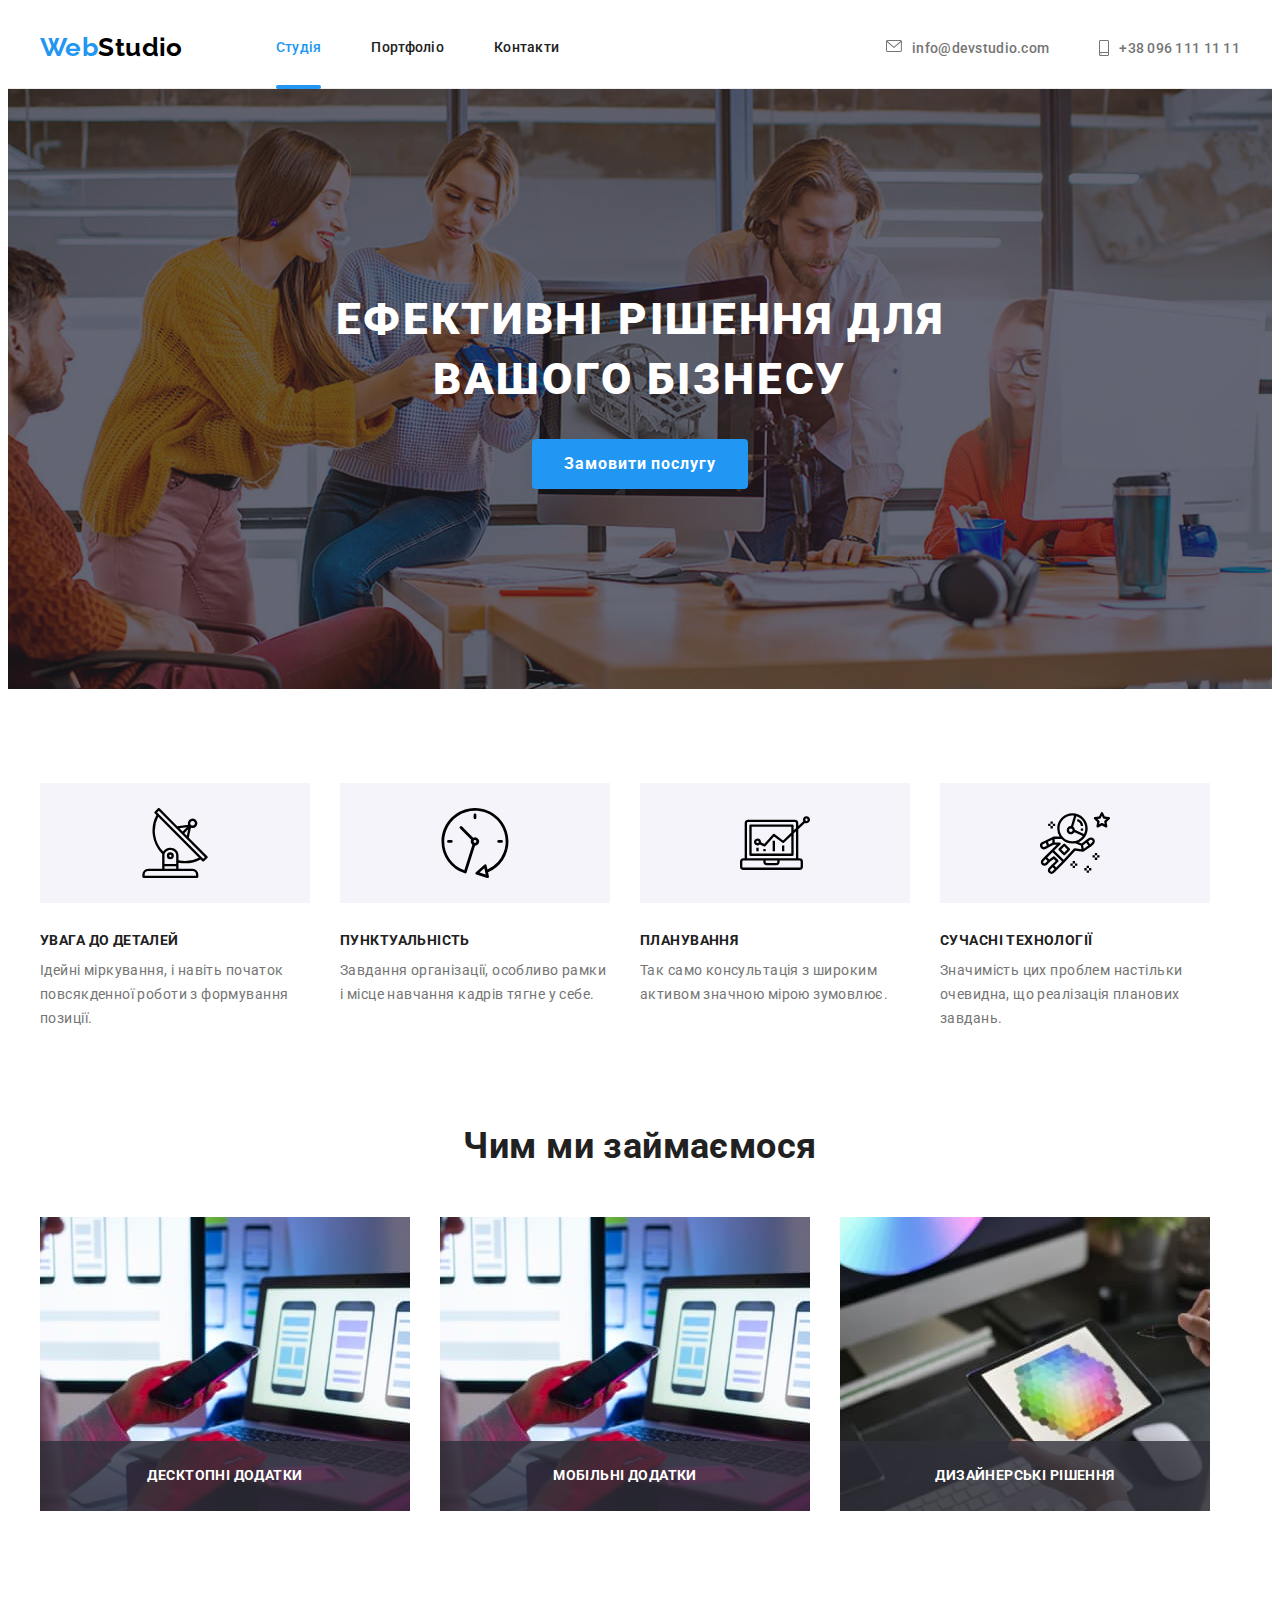
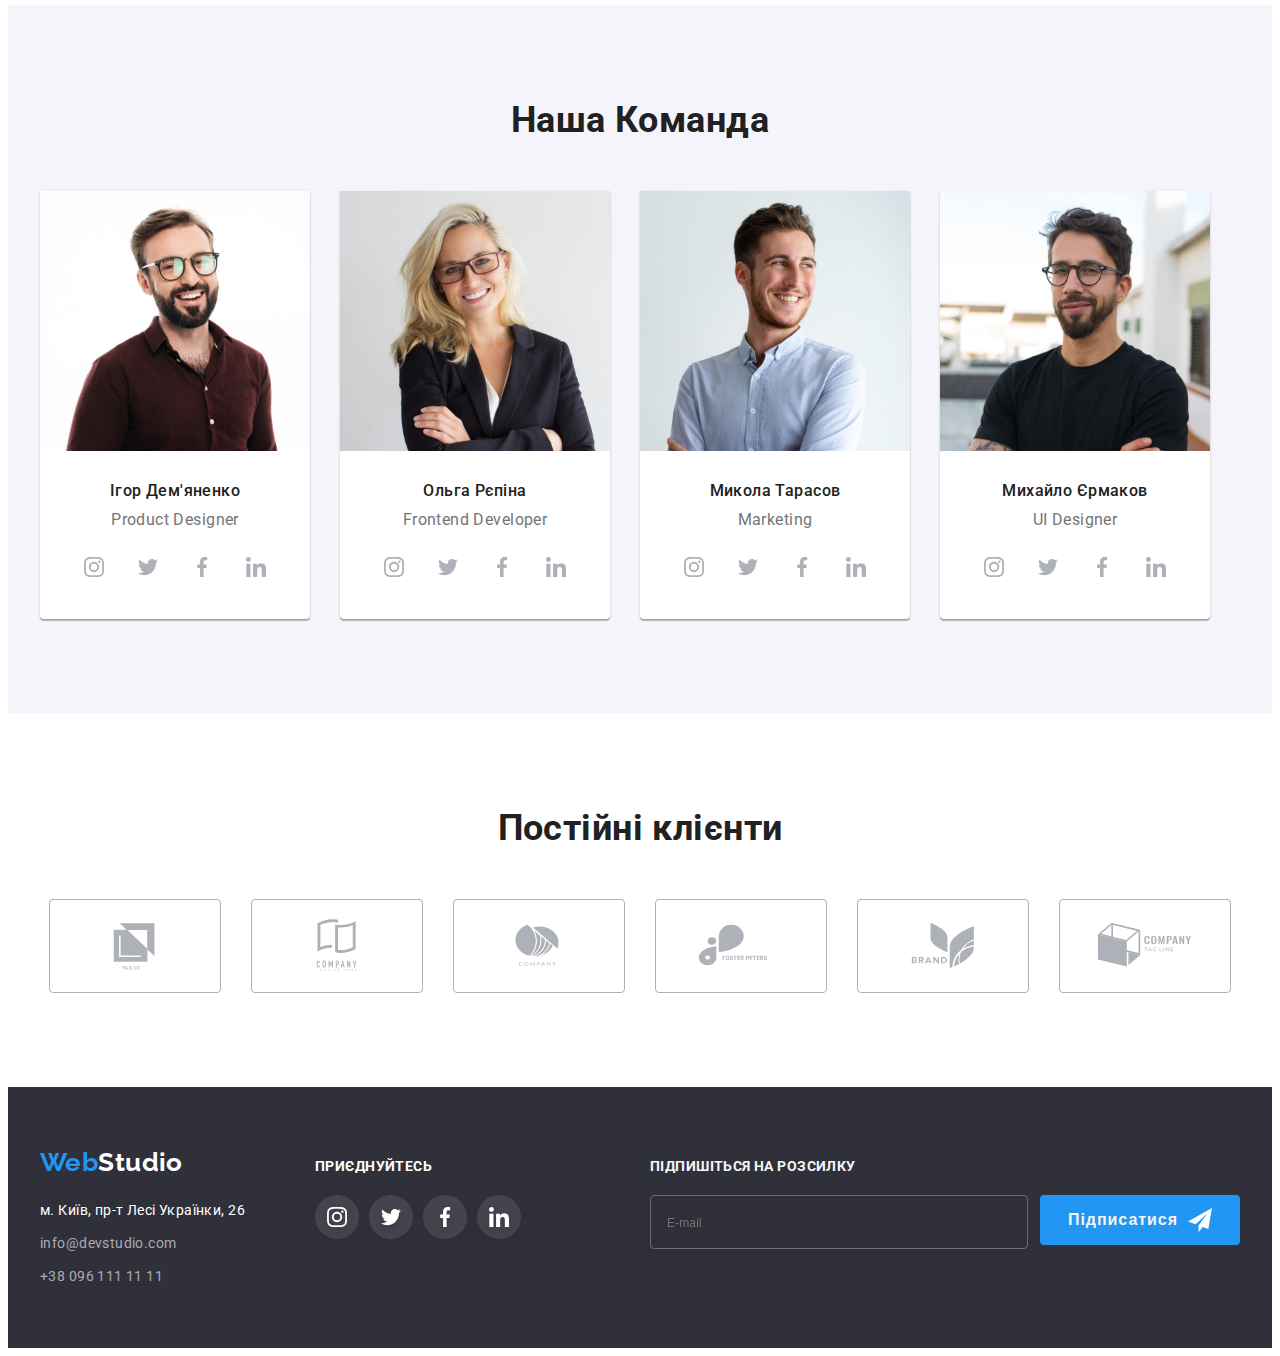
<file: index.html>
<!DOCTYPE html>
<html lang="uk">
  <head>
    <meta charset="UTF-8" />
    <meta http-equiv="X-UA-Compatible" content="IE=edge" />
    <meta name="viewport" content="width=device-width, initial-scale=1.0" />
    <title>WebStudio</title>

    <!--Fonts-->
    <link rel="preconnect" href="https://fonts.googleapis.com" />
    <link rel="preconnect" href="https://fonts.gstatic.com" crossorigin />
    <link
      href="https://fonts.googleapis.com/css2?family=Raleway:wght@700&family=Roboto:wght@400;500;700;900&display=swap"
      rel="stylesheet"
    />
    <!-- Modern normalize-->
    <link
      rel="stylesheet"
      href="https://cdnjs.cloudflare.com/ajax/libs/modern-normalize/1.1.0/modern-normalize.min.css"
      integrity="sha512-wpPYUAdjBVSE4KJnH1VR1HeZfpl1ub8YT/NKx4PuQ5NmX2tKuGu6U/JRp5y+Y8XG2tV+wKQpNHVUX03MfMFn9Q=="
      crossorigin="anonymous"
      referrerpolicy="no-referrer"
    />

    <!--Custom styles-->
    <link rel="stylesheet" href="./css/main.min.css"/>
  </head>
  <body class="page">
    <!--Шапка сайту-->
    <header class="header">
      <div class="header__container container">
        <a class="logo" href="./index.html"
          >Web<span class="header-logo">Studio</span></a
        >
        <nav class="nav">
          <ul class="nav__list">
            <li class="nav__item list-item">
              <a class="nav__link active link current" href="./index.html">Студія</a>
            </li>
            <li class="nav__item list-item">
              <a class="nav__link" href="./portfolio.html">Портфоліо</a>
            </li>
            <li class="nav__item list-item">
              <a class="nav__link" href="">Контакти</a>
            </li>
          </ul>
        </nav>
        

        <ul class="header__group">
          <li class="list-item">
            <a class="link__contact" href="mailto:info@devstudio.com">
             <svg class="link-address" width="16" height="12">
             <use href="./images/icons.svg#icon-envelope-hover"></use>
             </svg>info@devstudio.com</a>
            </li>
          
          <li class="list-item">
            <a class="link__contact" href="tel:+38 096 111 11 11">
              <svg class="link-address" width="10" height="16">
                <use href="./images/icons.svg#icon-smartphone"></use>
              </svg>
              +38 096 111 11 11</a>
            </li>
        </ul>
      </div>
    </header>

    <!--Секція hero-->
    <main>
      <section class="hero">
        <div class="hero__container container">
          <h1 class="title">Ефективні рішення для вашого бізнесу</h1>
          <button class="hero__btn hero__btn--active" type="button" data-modal-open>Замовити послугу</button>
        </div>
      </section>

      <!--Особливості-->
      <section class="features section">
        <div class="container">
          <h2 hidden>Особливості</h2>
          <ul class="features__list list">
            <li class="features__item list-item">
              <div class="features__icon-block"><svg class="features__icon" width="70" height="70">
                  <use href="./images/icons.svg#icon-antenna-1"></use>
                </svg></div>
              <h3 class="features__subtitle">УВАГА ДО ДЕТАЛЕЙ</h3>
              <p class="features__desk">
                Ідейні міркування, і навіть початок повсякденної роботи з
                формування позиції.
              </p>
            </li>
            <li class="features__item list-item">
              <div class="features__icon-block"><svg class="features__icon" width="70" height="70">
                  <use href="./images/icons.svg#icon-clock-1"></use>
                </svg></div>
              <h3 class="features__subtitle">ПУНКТУАЛЬНІСТЬ</h3>
              <p class="features__desk">
                Завдання організації, особливо рамки і місце навчання кадрів
                тягне у себе.
              </p>
            </li>
            <li class="features__item list-item">
              <div class="features__icon-block"><svg class="features__icon" width="70" height="70">
                  <use href="./images/icons.svg#icon-diagram-1"></use>
                </svg></div>
              <h3 class="features__subtitle">ПЛАНУВАННЯ</h3>
              <p class="features__desk">
                Так само консультація з широким активом значною мірою зумовлює.
              </p>
            </li>
            <li class="features__item list-item">
              <div class="features__icon-block"><svg class="features__icon" width="70" height="70">
                  <use href="./images/icons.svg#icon-astronaut-1"></use>
                </svg></div>
              <h3 class="features__subtitle">СУЧАСНІ ТЕХНОЛОГІЇ</h3>
              <p class="features__desk">
                Значимість цих проблем настільки очевидна, що реалізація
                планових завдань.
              </p>
            </li>
          </ul>
        </div>
      </section>

      <!--Секція з картинками-->
      <section class="services section">
        <div class="container">
          <h2 class="section-title">Чим ми займаємося</h2>
          <ul class="services__list">
            <li class="services__item list-item">
              <div class="services__card">
                <img class="img" src="./images/box2.jpg" alt="оптимізація" width="370">
                <p class="services__description">Десктопні додатки</p>
              </div>
            </li>
            <li class="services__item list-item">
              <div class="services__card">
              <img
                class="img"
                src="./images/box2.jpg"
                alt="оптимізація"
                width="370">
                <p class="services__description">Мобільні додатки</p>
              </div>
            </li>
            <li class="services__item list-item">
              <div class="services__card">
              <img
                class="img"
                src="./images/box3.jpg"
                alt="дизайн"
                width="370">
                <p class="services__description">Дизайнерські рішення</p>
                </div>
            </li>
          </ul>
        </div>
      </section>

      <!--Наша команда-->
      <section class="team section">
        <div class="container">
          <h2 class="section-title">Наша Команда</h2>
          <ul class="team__list list">
            <li class="team__item socials-item">
              <img
                class="img"
                src="./images/img1.jpg"
                alt="фото продакт дизайнера"
                width="270"
              />
              <div class="card">
                <h3 class="team__name">Ігор Дем'яненко</h3>
                <p class="team__position">Product Designer</p>
                <ul class="list socials">
                  <li class="list-item socials-item">
                    <a class="social-links" href="https://instagram.com" target="_blank" rel="noopener noreferrer"
                      aria-label="Instagram"><svg class="socials-icon" width="20" height="20">
                        <use href="./images/icons.svg#icon-instagram-2"></use>
                      </svg>
                    </a>
                  </li>
                  <li class="list-item socials-item">
                    <a class="social-links" href="https://twitter.com" target="_blank" rel="noopener noreferrer"
                      aria-label="Twitter"><svg class="socials-icon" width="20" height="20">
                        <use href="./images/icons.svg#icon-twitter-1"></use>
                      </svg>
                    </a>
                  </li>
                  <li class="list-item socials-item">
                    <a class="social-links" href="https://facebook.com" target="_blank" rel="noopener noreferrer"
                      aria-label="Facebook"><svg class="socials-icon" width="20" height="20">
                        <use href="./images/icons.svg#icon-facebook-1"></use>
                      </svg>
                    </a>
                  </li>
                  <li class="list-item socials-item">
                    <a class="social-links" href="https://linkedin.com" target="_blank" rel="noopener noreferrer"
                      aria-label="Linkedin"><svg class="socials-icon" width="20" height="20">
                        <use href="./images/icons.svg#icon-linkedin-1"></use>
                      </svg>
                    </a>
                  </li>
                </ul>
                </div>
                </li>
                
            <li class="team__item socials-item">
              <img
                class="img"
                src="./images/img2.jpg"
                alt="фото фронтендера"
                width="270"
              />
              <div class="card">
                <h3 class="team__name">Ольга Рєпіна</h3>
                <p class="team__position">Frontend Developer</p>
                <ul class="list socials">
                  <li class="list-item socials-item">
                    <a class="social-links" href="https://instagram.com" target="_blank" rel="noopener noreferrer"
                      aria-label="Instagram"><svg class="socials-icon" width="20" height="20">
                        <use href="./images/icons.svg#icon-instagram-2"></use>
                      </svg>
                    </a>
                  </li>
                  <li class="list-item socials-item">
                    <a class="social-links" href="https://twitter.com" target="_blank" rel="noopener noreferrer"
                      aria-label="Twitter"><svg class="socials-icon" width="20" height="20">
                        <use href="./images/icons.svg#icon-twitter-1"></use>
                      </svg>
                    </a>
                  </li>
                  <li class="list-item socials-item">
                    <a class="social-links" href="https://facebook.com" target="_blank" rel="noopener noreferrer"
                      aria-label="Facebook"><svg class="socials-icon" width="20" height="20">
                        <use href="./images/icons.svg#icon-facebook-1"></use>
                      </svg>
                    </a>
                  </li>
                  <li class="list-item socials-item">
                    <a class="social-links" href="https://linkedin.com" target="_blank" rel="noopener noreferrer"
                      aria-label="Linkedin"><svg class="socials-icon" width="20" height="20">
                        <use href="./images/icons.svg#icon-linkedin-1"></use>
                      </svg>
                    </a>
                  </li>
                </ul>
                </div>
                </li>
            </li>
            <li class="team__item socials-item">
              <img
                class="img"
                src="./images/img3.jpg"
                alt="фото маркетолога"
                width="270"
              />
              <div class="card">
                <h3 class="team__name">Микола Тарасов</h3>
                <p class="team__position">Marketing</p>
                <ul class="list socials">
                  <li class="list-item socials-item">
                    <a class="social-links" href="https://instagram.com" target="_blank" rel="noopener noreferrer"
                      aria-label="Instagram"><svg class="socials-icon" width="20" height="20">
                        <use href="./images/icons.svg#icon-instagram-2"></use>
                      </svg>
                    </a>
                  </li>
                  <li class="list-item socials-item">
                    <a class="social-links" href="https://twitter.com" target="_blank" rel="noopener noreferrer"
                      aria-label="Twitter"><svg class="socials-icon" width="20" height="20">
                        <use href="./images/icons.svg#icon-twitter-1"></use>
                      </svg>
                    </a>
                  </li>
                  <li class="list-item socials-item">
                    <a class="social-links" href="https://facebook.com" target="_blank" rel="noopener noreferrer"
                      aria-label="Facebook"><svg class="socials-icon" width="20" height="20">
                        <use href="./images/icons.svg#icon-facebook-1"></use>
                      </svg>
                    </a>
                  </li>
                  <li class="list-item socials-item">
                    <a class="social-links" href="https://linkedin.com" target="_blank" rel="noopener noreferrer"
                      aria-label="Linkedin"><svg class="socials-icon" width="20" height="20">
                        <use href="./images/icons.svg#icon-linkedin-1"></use>
                      </svg>
                    </a>
                  </li>
                </ul>
                </div>
                </li>
            </li>
            <li class="team__item socials-item">
              <img
                class="img"
                src="./images/img4.jpg"
                alt="фото дизайнера"
                width="270"
              />
              <div class="card">
                <h3 class="team__name">Михайло Єрмаков</h3>
                <p class="team__position">UI Designer</p>
                <ul class="list socials">
                  <li class="list-item socials-item">
                    <a class="social-links" href="https://instagram.com" target="_blank" rel="noopener noreferrer"
                      aria-label="Instagram"><svg class="socials-icon" width="20" height="20">
                        <use href="./images/icons.svg#icon-instagram-2"></use>
                      </svg>
                    </a>
                  </li>
                  <li class="list-item socials-item">
                    <a class="social-links" href="https://twitter.com" target="_blank" rel="noopener noreferrer"
                      aria-label="Twitter"><svg class="socials-icon" width="20" height="20">
                        <use href="./images/icons.svg#icon-twitter-1"></use>
                      </svg>
                    </a>
                  </li>
                  <li class="list-item socials-item">
                    <a class="social-links" href="https://facebook.com" target="_blank" rel="noopener noreferrer"
                      aria-label="Facebook"><svg class="socials-icon" width="20" height="20">
                        <use href="./images/icons.svg#icon-facebook-1"></use>
                      </svg>
                    </a>
                  </li>
                  <li class="list-item socials-item">
                    <a class="social-links" href="https://linkedin.com" target="_blank" rel="noopener noreferrer"
                      aria-label="Linkedin"><svg class="socials-icon" width="20" height="20">
                        <use href="./images/icons.svg#icon-linkedin-1"></use>
                      </svg>
                    </a>
                  </li>
                </ul>
                </div>
              </li>
            </li>
          </ul>
        </div>
      </section>

      <section class="section clients">
        <div class="container">
          <h2 class="section-title">Постійні клієнти</h2>
          <ul class="list clients__list">
            <li class="list-item clients__item">
              <div class="clients-block"><a class="clients__link link" href="" width="170px" heighth="92px">
                  <svg class="clients__icon" width="106" height="60">
                    <use href="./images/icons.svg#icon-Logo"></use>
                  </svg>
                </a></div>
            </li>
            <li class="list-item clients__item">
              <div class="clients-block"><a class="clients__link link" href="" width="170px" heighth="92px">
                  <svg class="clients__icon" width="106" height="60">
                    <use href="./images/icons.svg#icon-Logo-1"></use>
                  </svg>
                </a></div>
            </li>
            <li class="list-item clients__item">
              <div class="clients-block"><a class="clients__link link" href="" width="170px" heighth="92px">
                  <svg class="clients__icon" width="106" height="60"> class="" width="41px" height="47px"<use
                      href="./images/icons.svg#icon-Logo-2"></use></svg>
                </a></div>
            </li>
            <li class="list-item clients__item">
              <div class="clients-block"><a class="clients__link link" href="" width="170px" heighth="92px">
                  <svg class="clients__icon" width="106" height="60">
                    <use href="./images/icons.svg#icon-Logo-3"></use>
                  </svg>
                </a></div>
            </li>
            <li class="list-item clients__item">
              <div class="clients-block"><a class="clients__link link" href="" width="170px" heighth="92px">
                  <svg class="clients__icon" width="106" height="60">
                    <use href="./images/icons.svg#icon-Logo-4"></use>
                  </svg>
                </a></div>
            </li>
            <li class="list-item clients__item">
              <div class="clients-block"><a class="clients__link link" href="" width="170px" heighth="92px">
                  <svg class="clients__icon" width="106" height="60">
                    <use href="./images/icons.svg#icon-Logo-5"></use>
                  </svg>
                </a></div>
            </li>
          </ul>
      
        </div>
      </section>
    </main>

    <footer class="footer">
      <div class="footer__container container ">
        <div>
        <a class="logo-footer" href="./index.html"
          >Web<span class="logo-accent">Studio</span></a>
        <address>
          <ul class="contacts-list">
           <li class="list-item contact-address">
              <a class="address" href="address:м. Київ, пр-т Лесі Українки, 26">
                м. Київ, пр-т Лесі Українки, 26
              </a>
            </li>
            <li class="list-item contact-mail">
              <a class="contacts nav__link" href="mailto:info@devstudio.com">
                info@devstudio.com
              </a>
            </li>
            <li class="list-item">
              <a class="contacts nav__link" href="tel:+38 096 111 11 11">
                +38 096 111 11 11</a
              >
            </li>
          </ul>
        </address>
        </div>
      

      <div class="social-links-block">
        <ul class="social-list-footer">
          <p class="social-links-title">приєднуйтесь</p>
          <ul class="footer__social-links list">
            <li class="socials-item list-item ">
              <a class="social-links footer__sl" href="https://instagram.com" target="_blank" rel="noopener noreferrer"
                aria-label="Instagram"><svg class="socials-icon si-footer" width="20" height="20">
                  <use href="./images/icons.svg#icon-instagram-2"></use>
                </svg>
              </a>
            </li>
            <li class="socials-item list-item ">
              <a class="social-links footer__sl" href="https://twitter.com" target="_blank" rel="noopener noreferrer"
                aria-label="Twitter"><svg class="socials-icon si-footer" width="20" height="20">
                  <use href="./images/icons.svg#icon-twitter-1"></use>
                </svg>
              </a>
            </li>
            <li class="socials-item list-item ">
              <a class="social-links footer__sl" href="https://facebook.com" target="_blank" rel="noopener noreferrer"
                aria-label="Facebook"><svg class="socials-icon si-footer" width="20" height="20">
                  <use href="./images/icons.svg#icon-facebook-1"></use>
                </svg>
              </a>
            </li>
            <li class="socials-item list-item ">
              <a class="social-links footer__sl" href="https://linkedin.com" target="_blank" rel="noopener noreferrer"
                aria-label="Linkedin"><svg class="socials-icon si-footer" width="20" height="20">
                  <use href="./images/icons.svg#icon-linkedin-1"></use>
                </svg>
              </a>
            </li></ul>
        </ul>
      </div>
      <div class="footer__send-mail">
        <form>
          <strong class="footer__title">Підпишіться на розсилку</strong>
          <div class="footer__send-block">
          <label for="mail-footer">
            
              <input class="footer__input" type="text" placeholder="E-mail" name="mail-footer">
          </label>
          <button class="footer__btn" type="submit">
            Підписатися
            <svg class="footer__send" width="24" height="24">
              <use href="./images/icons.svg#icon-icon-send"></use>
            </svg>
          </button>
      </div>
      </form>
      
      </div>
    </div>
    </footer>

    <!-- MODAL WINDOW -->
    <div class="backdrop is-hidden" data-modal>
      <div class="modal">
        <button class="modal__btn" type="button" data-modal-close>
          <svg class="modal__close-btn" width="18" height="18">
            <use href="./images/icons.svg#icon-close-black-18dp-2-1"></use>
          </svg>
        </button>
        <form class="register-form" name="register-form" autocomplete="off">
          <strong class="register-form__title">Залиште свої дані, ми вам передзвонимо</strong>
          <div class="register-form__group" role="group">
            <label class="register-form__field" for="user-name"><span class="register-form__label">Ім'я</span>
              <input class="register-form__input" type="text" id="user-name" name="user-name" required minlength="3">
              <svg class="register-form__icon" width="18" height="18">
                <use href="./images/icons.svg#icon-person-black-18dp-1">
                </use>
              </svg>
            </label>
        
            <label class="register-form__field" for="user-tel"><span class="register-form__label">Телефон</span>
              <input class="register-form__input" type="text" id="user-tel" name="user-tel" required>
              <svg class="register-form__icon" width="18" height="18">
                <use href="./images/icons.svg#icon-phone-black-18dp-1">
                </use>
              </svg>
            </label>
        
        
            <label class="register-form__field" for="user-mail"><span class="register-form__label">Пошта</span>
              <input class="register-form__input" type="text" id="user-mail" name="user-mail" required>
              <svg class="register-form__icon" width="18" height="18">
                <use href="./images/icons.svg#icon-email-black-18dp-1">
                </use>
              </svg>
            </label>
        
            <label class="register-form__field" for="user-comment">
              <span class="register-form__heading">Коментар</span>
              <textarea class="register-form__message" name="" rows="5" placeholder="Введіть текст"></textarea>
            </label>
          </div>
        
          <label class="register-form__agreement" for="user-agreement">
            <input class="register-form__checkbox visually-hidden" type="checkbox" id="user-agreement" name="user-agreement"
              required>
            <svg class="register-form__icons" width="16" height="15">
              <use class="icon-checked" href="./images/icons.svg#icon-icon-check"></use>
              <use class="icon-unchecked" href="./images/icons.svg#icon-Vector"></use>
            </svg>
            <span class="register-form__desc">Погоджуюся з розсилкою та приймаю <a class="register-form__link" href="">Умови
                договору</a></span>
          </label>
        
          <button class="register-form__btn " type="submit">Відправити</button>
        
        </form>
      </div>
    </div> 

    <script src="./js/modal.js">
    </script>
  </body>
</html>
</file>
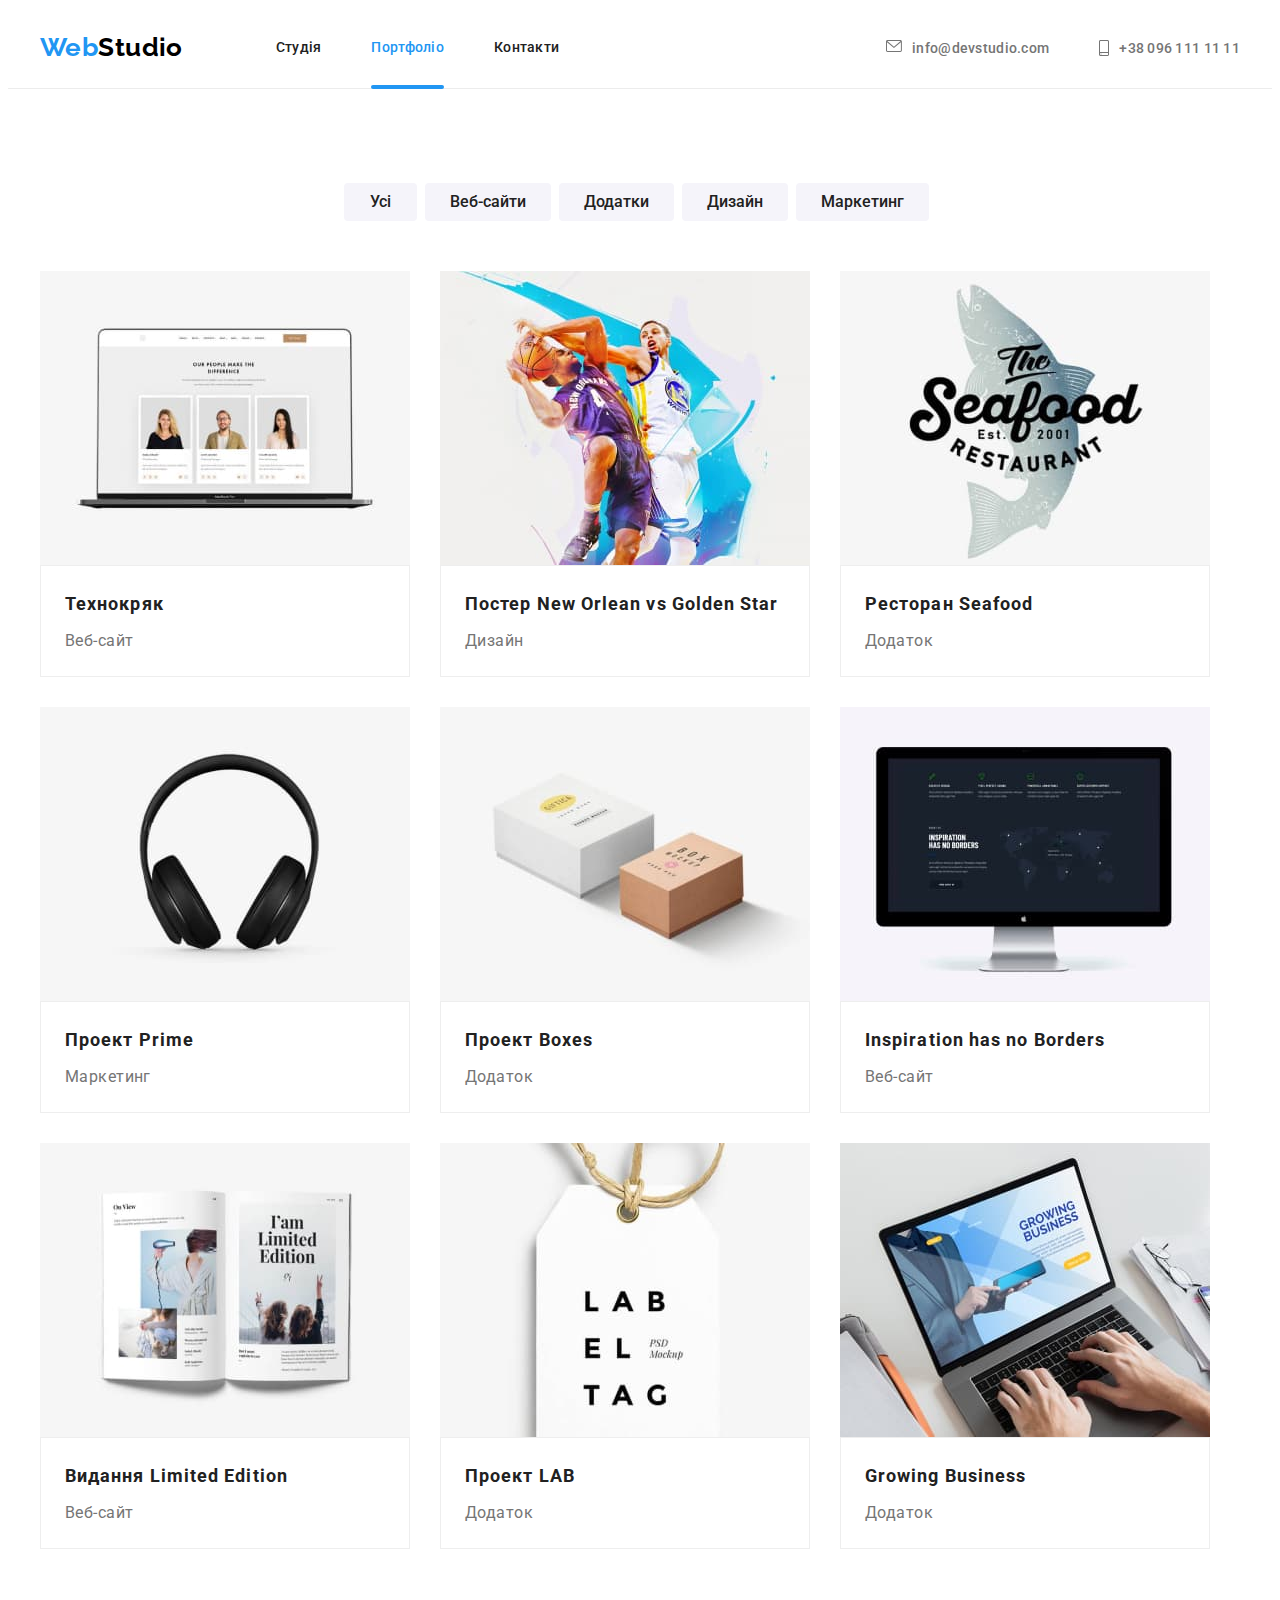
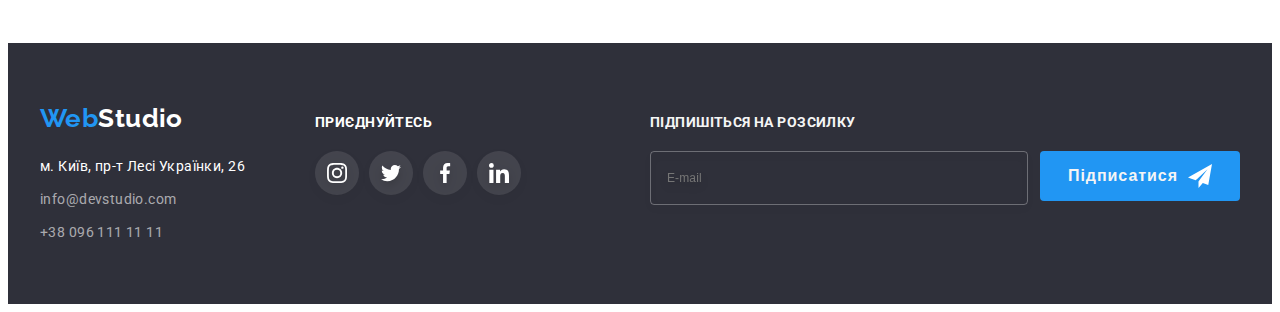
<file: portfolio.html>
<!DOCTYPE html>
<html lang="uk">
  <head>
    <meta charset="UTF-8" />
    <meta http-equiv="X-UA-Compatible" content="IE=edge" />
    <meta name="viewport" content="width=device-width, initial-scale=1.0" />
    <title>Portfolio</title>

    <!--Fonts-->
    <link rel="preconnect" href="https://fonts.googleapis.com" />
    <link rel="preconnect" href="https://fonts.gstatic.com" crossorigin />
    <link
      href="https://fonts.googleapis.com/css2?family=Raleway:wght@700&family=Roboto:wght@400;500;700;900&display=swap"
      rel="stylesheet"
    />

    <!-- Modern normalize-->
    <link
      rel="stylesheet"
      href="https://cdnjs.cloudflare.com/ajax/libs/modern-normalize/1.1.0/modern-normalize.min.css"
      integrity="sha512-wpPYUAdjBVSE4KJnH1VR1HeZfpl1ub8YT/NKx4PuQ5NmX2tKuGu6U/JRp5y+Y8XG2tV+wKQpNHVUX03MfMFn9Q=="
      crossorigin="anonymous"
      referrerpolicy="no-referrer"
    />

    <!--Custom styles-->
    <link rel="stylesheet" href="./css/main.min.css" />
  <body class="page">
    <!--Шапка сайту-->
    <header class="header">
      <div class="header__container container ">
        <a class="logo" href="./index.html"
          >Web<span class="header-logo">Studio</span></a
        >
        <nav class="nav">
          <ul class="nav__list">
            <li class="nav__item list-item">
              <a class="nav__link" href="./index.html">Студія</a>
            </li>
            <li class="nav__item list-item">
              <a class="nav__link active current" href="./portfolio.html"
                >Портфоліо</a
              >
            </li>
            <li class="nav__item list-item">
              <a class="nav__link" href="">Контакти</a>
            </li>
          </ul>
        </nav>

        <ul class="header__group">
          <li class="header__group list-item">
            <a class="link__contact" href="mailto:info@devstudio.com">
              <svg class="link-address" width="16" height="12">
                <use href="./images/icons.svg#icon-envelope-hover"></use></svg
              >info@devstudio.com</a
            >
          </li>

          <li class="header__group list-item">
            <a class="link__contact" href="tel:+38 096 111 11 11">
              <svg class="link-address" width="10" height="16">
                <use href="./images/icons.svg#icon-smartphone"></use>
              </svg>
              +38 096 111 11 11</a
            >
          </li>
        </ul>
      </div>
    </header>

    <main>
      <section class="projects section">
        <div class="container">
          <h1 hidden>Можливості</h1>
          <ul class="filters list">
            <li class="list-item">
              <button class="filters__btn btn-all" type="button">Усі</button>
            </li>
            <li class="list-item">
              <button class="filters__btn btn-all" type="button">Веб-сайти</button>
            </li>
            <li class="list-item">
              <button class="filters__btn btn-all" type="button">Додатки</button>
            </li>
            <li class="list-item">
              <button class="filters__btn btn-all" type="button">Дизайн</button>
            </li>
            <li class="list-item">
              <button class="filters__btn btn-all" type="button">Маркетинг</button>
            </li>
          </ul>

          <ul class="works list">
            <li class="work-list">
              <a class="link portfolio__link" href="">
                <div class="cards-overlay">
                  <img src="./images2/img1.jpg" alt="веб-сайт" width="370" />
                  <div class="overlay is-hidden">
                    <p class="work-type-description">
                      Ресурс пропонує комплексні пропозиції з різним рівнем
                      функціоналу та сервісів. Все це дозволить відвідувачу
                      отримати вичерпні відомості про компанію чи приватну
                      особу.
                    </p>
                  </div>
                </div>
                <div class="portfolio__cards">
                  <h2 class="project-name">Технокряк</h2>
                  <p class="work-type">Веб-сайт</p>
                </div>
              </a>
            </li>
            <li class="work-list">
              <a class="link portfolio__link" href="">
                <div class="cards-overlay">
                  <img
                    src="./images2/img2.jpg"
                    alt="постер з баскетболістами"
                    width="370"
                  />
                  <div class="overlay is-hidden">
                    <p class="work-type-description">
                      Ресурс пропонує комплексні пропозиції з різним рівнем
                      функціоналу та сервісів. Все це дозволить відвідувачу
                      отримати вичерпні відомості про компанію чи приватну
                      особу.
                    </p>
                  </div>
                </div>
                <div class="portfolio__cards">
                  <h2 class="project-name">Постер New Orlean vs Golden Star</h2>
                  <p class="work-type">Дизайн</p>
                </div>
              </a>
            </li>
            <li class="work-list">
              <a class="link portfolio__link" href="">
                <div class="cards-overlay">
                  <img
                    src="./images2/img3.jpg"
                    alt="логотип ресторану"
                    width="370"
                  />
                  <div class="overlay is-hidden">
                    <p class="work-type-description">
                      Ресурс пропонує комплексні пропозиції з різним рівнем
                      функціоналу та сервісів. Все це дозволить відвідувачу
                      отримати вичерпні відомості про компанію чи приватну
                      особу.
                    </p>
                  </div>
                </div>
                <div class="portfolio__cards">
                  <h2 class="project-name">Ресторан Seafood</h2>
                  <p class="work-type">Додаток</p>
                </div>
              </a>
            </li>
            <li class="work-list">
              <a class="link portfolio__link" href="">
                <div class="cards-overlay">
                  <img src="./images2/img4.jpg" alt="навушники" width="370" />
                  <div class="overlay is-hidden">
                    <p class="work-type-description">
                      Ресурс пропонує комплексні пропозиції з різним рівнем
                      функціоналу та сервісів. Все це дозволить відвідувачу
                      отримати вичерпні відомості про компанію чи приватну
                      особу.
                    </p>
                  </div>
                </div>
                <div class="portfolio__cards">
                  <h2 class="project-name">Проект Prime</h2>
                  <p class="work-type">Маркетинг</p>
                </div>
              </a>
            </li>
            <li class="work-list">
              <a class="link portfolio__link" href="">
                <div class="cards-overlay">
                  <img src="./images2/img5.jpg" alt="коробки" width="370" />
                  <div class="overlay is-hidden">
                    <p class="work-type-description">
                      Ресурс пропонує комплексні пропозиції з різним рівнем
                      функціоналу та сервісів. Все це дозволить відвідувачу
                      отримати вичерпні відомості про компанію чи приватну
                      особу.
                    </p>
                  </div>
                </div>
                <div class="portfolio__cards">
                  <h2 class="project-name">Проект Boxes</h2>
                  <p class="work-type">Додаток</p>
                </div>
              </a>
            </li>
            <li class="work-list">
              <a class="link portfolio__link" href="">
                <div class="cards-overlay">
                  <img src="./images2/img6.jpg" alt="сайт" width="370" />
                  <div class="overlay is-hidden">
                    <p class="work-type-description">
                      Ресурс пропонує комплексні пропозиції з різним рівнем
                      функціоналу та сервісів. Все це дозволить відвідувачу
                      отримати вичерпні відомості про компанію чи приватну
                      особу.
                    </p>
                  </div>
                </div>
                <div class="portfolio__cards">
                  <h2 class="project-name">Inspiration has no Borders</h2>
                  <p class="work-type">Веб-сайт</p>
                </div>
              </a>
            </li>
            <li class="work-list">
              <a class="link portfolio__link" href="">
                <div class="cards-overlay">
                  <img
                    src="./images2/img7.jpg"
                    alt="дизайн книги"
                    width="370"
                  />
                  <div class="overlay is-hidden">
                    <p class="work-type-description">
                      Ресурс пропонує комплексні пропозиції з різним рівнем
                      функціоналу та сервісів. Все це дозволить відвідувачу
                      отримати вичерпні відомості про компанію чи приватну
                      особу.
                    </p>
                  </div>
                </div>
                <div class="portfolio__cards">
                  <h2 class="project-name">Видання Limited Edition</h2>
                  <p class="work-type">Веб-сайт</p>
                </div>
              </a>
            </li>
            <li class="work-list">
              <a class="link portfolio__link" href="">
                <div class="cards-overlay">
                  <img src="./images2/img8.jpg" alt="проект лаб" width="370" />
                  <div class="overlay is-hidden">
                    <p class="work-type-description">
                      Ресурс пропонує комплексні пропозиції з різним рівнем
                      функціоналу та сервісів. Все це дозволить відвідувачу
                      отримати вичерпні відомості про компанію чи приватну
                      особу.
                    </p>
                  </div>
                </div>
                <div class="portfolio__cards">
                  <h2 class="project-name">Проект LAB</h2>
                  <p class="work-type">Додаток</p>
                </div>
              </a>
            </li>
            <li class="work-list">
              <a class="link portfolio__link" href="">
                <div class="cards-overlay">
                  <img src="./images2/img9.jpg" alt="додаток" width="370" />
                  <div class="overlay is-hidden">
                    <p class="work-type-description">
                      Ресурс пропонує комплексні пропозиції з різним рівнем
                      функціоналу та сервісів. Все це дозволить відвідувачу
                      отримати вичерпні відомості про компанію чи приватну
                      особу.
                    </p>
                  </div>
                </div>
                <div class="portfolio__cards">
                  <h2 class="project-name">Growing Business</h2>
                  <p class="work-type">Додаток</p>
                </div>
              </a>
            </li>
          </ul>
        </div>
      </section>
    </main>

    <footer class="footer">
      <div class="container footer__container">
        <div>
          <a class="logo-footer" href="./index.html"
            >Web<span class="logo-accent">Studio</span></a
          >
          <address>
            <ul class="contacts-list">
              <li class="list-item contact-address">
                <a
                  class="address"
                  href="address:м. Київ, пр-т Лесі Українки, 26"
                >
                  м. Київ, пр-т Лесі Українки, 26
                </a>
              </li>
              <li class="list-item contact-mail">
                <a class="contacts nav__link" href="mailto:info@devstudio.com">
                  info@devstudio.com
                </a>
              </li>
              <li class="list-item">
                <a class="contacts nav__link" href="tel:+38 096 111 11 11">
                  +38 096 111 11 11</a
                >
              </li>
            </ul>
          </address>
        </div>

        <div class="social-links-block">
          <ul class="social-list-footer">
            <p class="social-links-title">приєднуйтесь</p>
            <ul class="list footer__social-links">
              <li class="list-item socials-item">
                <a
                  class="social-links footer__sl"
                  href="https://instagram.com"
                  target="_blank"
                  rel="noopener noreferrer"
                  aria-label="Instagram"
                  ><svg class="socials-icon si-footer" width="20" height="20">
                    <use href="./images/icons.svg#icon-instagram-2"></use>
                  </svg>
                </a>
              </li>
              <li class="list-item socials-item">
                <a
                  class="social-links footer__sl"
                  href="https://twitter.com"
                  target="_blank"
                  rel="noopener noreferrer"
                  aria-label="Twitter"
                  ><svg class="socials-icon si-footer" width="20" height="20">
                    <use href="./images/icons.svg#icon-twitter-1"></use>
                  </svg>
                </a>
              </li>
              <li class="list-item socials-item">
                <a
                  class="social-links footer__sl"
                  href="https://facebook.com"
                  target="_blank"
                  rel="noopener noreferrer"
                  aria-label="Facebook"
                  ><svg class="socials-icon si-footer" width="20" height="20">
                    <use href="./images/icons.svg#icon-facebook-1"></use>
                  </svg>
                </a>
              </li>
              <li class="list-item socials-item">
                <a
                  class="social-links footer__sl"
                  href="https://linkedin.com"
                  target="_blank"
                  rel="noopener noreferrer"
                  aria-label="Linkedin"
                  ><svg class="socials-icon si-footer" width="20" height="20">
                    <use href="./images/icons.svg#icon-linkedin-1"></use>
                  </svg>
                </a>
              </li></ul>
          </ul>
        </div>
        <div class="footer__send-mail">
          <form>
            <strong class="footer__title">Підпишіться на розсилку</strong>
            <div class="footer__send-block">
            <label for="mail-footer">
                <input class="footer__input" type="text" placeholder="E-mail" name="mail-footer">
            </label>
            <button class="footer__btn" type="submit">
              Підписатися
              <svg class="footer__send" width="24" height="24">
                <use href="./images/icons.svg#icon-icon-send"></use>
              </svg>
            </button>
        </div>
        </form>
        
        </div>
      </div>
    </footer>
    <script src="./js/modal.js"></script>
  </body>
</html>
</file>
<file: css/main.min.css>
:root{--main-font: roboto, sans-serif;--logo-font: raleway, sans-serif;--primary-color: #212121;--secondary-color: #757575;--hero-color: #ffffff;--primary-bkgcolor: #f5f5f5;--secondary-bkgcolor: #2f303a;--body-bgk: #f5f5f5;--button-color-hero: #2196f3;--button-color: #f5f4fa;--link-active: #2196f3;--light-bgk: #f5f4fa;--button-color-active: #188ce8;--logo-header: #000000;--contacts-footer: rgba(255, 255, 255, 0.6);--social-links: #AFB1B8;--type: cubic-bezier(0.4, 0, 0.2, 1);--time: 250ms}.visually-hidden{position:absolute;white-space:nowrap;width:1px;height:1px;overflow:hidden;border:0;padding:0;clip:rect(0 0 0 0);-webkit-clip-path:inset(50%);clip-path:inset(50%);margin:-1px}.page{font-size:14px;font-family:var(--main-font);letter-spacing:.03em;color:var(--primary-color)}.container{max-width:1200px;padding:0 15px 0 15px;margin-left:auto;margin-right:auto}.section{padding:94px 0;width:100%}img{display:block;max-width:100%;height:auto}.title{color:var(--hero-color);font-weight:900;font-size:44px;line-height:1.3636363636;text-align:center;text-transform:uppercase;letter-spacing:.06em;margin-top:0;margin-bottom:30px;width:696px;margin-left:auto;margin-right:auto}.section-title{font-weight:700;font-size:36px;line-height:1.17;text-align:center;margin-bottom:50px}.link__contact{display:-webkit-box;display:-ms-flexbox;display:flex;gap:10px;font-size:14px;font-weight:500;line-height:1.1428571429;text-decoration:none;letter-spacing:.02em;color:var(--secondary-color);margin-top:32px;margin-bottom:32px}.link-address{fill:currentColor;display:-webkit-box;display:-ms-flexbox;display:flex;gap:10px}.list-item,.list,.contacts-list,.btn-list,.work-list{list-style:none;font-style:normal}.link__contact:hover,.link__contact:focus{color:var(--link-active)}h1,h2,h3,p,ul{margin-top:0;margin-bottom:0;padding:0}.header{border-bottom:1px solid #ececec}.header__container{display:-webkit-box;display:-ms-flexbox;display:flex;-webkit-box-align:center;-ms-flex-align:center;align-items:center}.header__group{color:var(--secondary-color);font-weight:500;line-height:1.14;letter-spacing:.02em;display:-webkit-box;display:-ms-flexbox;display:flex;-webkit-box-align:center;-ms-flex-align:center;align-items:center}.header-link{display:block;-webkit-box-align:center;-ms-flex-align:center;align-items:center}.header__group .list-item+.list-item{margin-left:auto;margin-right:0}.header__group li{margin-right:50px}.current::after{position:absolute;content:"";left:0;bottom:-1px;display:block;width:100%;height:4px;background-color:var(--link-active);border-radius:2px}.active.current{color:var(--link-active)}.logo{font-style:Bold;font-size:26px;font-weight:700;color:var(--link-active);text-decoration:none;font-family:var(--logo-font);line-height:1.19;display:block;-webkit-box-align:center;-ms-flex-align:center;align-items:center;padding-top:24px;padding-bottom:25px}.header-logo{color:var(--logo-header)}.logo-footer{font-style:Bold;font-size:26px;font-weight:700;color:var(--link-active);text-decoration:none;font-family:var(--logo-font);line-height:1.19;display:block;-webkit-box-align:center;-ms-flex-align:center;align-items:center;margin-bottom:20px}.logo-accent{color:var(--hero-color);font-family:var(--logo-font);line-height:1.1923076923}.nav__list{font-weight:500;line-height:1.14;letter-spacing:.02em;display:-webkit-box;display:-ms-flexbox;display:flex;min-width:45px;margin-left:93px;margin-right:auto}.nav__link:hover,.nav__link:focus{color:var(--link-active)}.nav__link{text-decoration:none;color:var(--primary-color);-webkit-transition-property:color;transition-property:color;-webkit-transition-duration:250ms;transition-duration:250ms;-webkit-transition-timing-function:cubic-bezier(0.4, 0, 0.2, 1);transition-timing-function:cubic-bezier(0.4, 0, 0.2, 1)}.link:hover,.link:focus{color:var(--link-active)}.nav__list{margin-right:50px}.nav{display:-webkit-box;display:-ms-flexbox;display:flex;-webkit-box-align:center;-ms-flex-align:center;align-items:center;margin-right:auto;margin-left:0}.nav__item{position:relative;padding-top:32px;padding-bottom:32px;margin-right:50px;display:block;-webkit-box-align:center;-ms-flex-align:center;align-items:center}.hero{background-image:-webkit-gradient(linear, left top, left bottom, from(rgba(47, 48, 58, 0.4)), to(rgba(47, 48, 58, 0.4))),url(../images/Img_hero.png);background-image:linear-gradient(rgba(47, 48, 58, 0.4), rgba(47, 48, 58, 0.4)),url(../images/Img_hero.png);background-color:var(--secondary-bkgcolor);max-width:1600px;background-position:center;background-repeat:no-repeat;background-size:cover;margin-left:auto;margin-right:auto;padding-top:200px;padding-bottom:200px}.hero__container{display:-webkit-box;display:-ms-flexbox;display:flex;text-align:center;-webkit-box-orient:vertical;-webkit-box-direction:normal;-ms-flex-direction:column;flex-direction:column}.hero__btn{-webkit-transition-property:background-color;transition-property:background-color;-webkit-transition-duration:250ms;transition-duration:250ms;-webkit-transition-timing-function:cubic-bezier(0.4, 0, 0.2, 1);transition-timing-function:cubic-bezier(0.4, 0, 0.2, 1);font-family:inherit;background-color:var(--button-color-hero);color:var(--hero-color);font-weight:700;font-size:16px;line-height:1.875;text-align:center;cursor:pointer;letter-spacing:.06em;border-radius:4px;padding:10px 32px;min-width:216px;min-height:50px;display:block;margin-left:auto;margin-right:auto;border:none}.hero__btn--active:active{background-color:var(--button-color-active)}.features{padding-bottom:0}.features__subtitle{font-size:14px;line-height:1.14;letter-spacing:.03em;text-transform:uppercase;margin-top:0;margin-bottom:10px}.features__list{display:-webkit-box;display:-ms-flexbox;display:flex;gap:30px}.features__item{width:270px}.features__icon{display:-webkit-box;display:-ms-flexbox;display:flex;border-radius:4px}.features__icon-block{display:-webkit-box;display:-ms-flexbox;display:flex;gap:30px;-webkit-box-align:center;-ms-flex-align:center;align-items:center;-webkit-box-pack:center;-ms-flex-pack:center;justify-content:center;width:270px;height:120px;background-color:var(--light-bgk);margin-bottom:30px}.features__desk{color:var(--secondary-color);font-size:14px;letter-spacing:.03em;line-height:1.71;font-weight:400}.services__list{display:-webkit-box;display:-ms-flexbox;display:flex;gap:30px}.services__item{width:370px}.services__card{position:relative}.services__description{position:absolute;font-weight:700;font-size:14px;line-height:1.14;letter-spacing:.03em;text-transform:uppercase;color:var(--hero-color);background-color:rgba(47,48,58,.8);text-align:center;display:-webkit-box;display:-ms-flexbox;display:flex;-webkit-box-align:center;-ms-flex-align:center;align-items:center;-webkit-box-pack:center;-ms-flex-pack:center;justify-content:center;width:100%;height:70px;right:0;bottom:0}.team{background-color:var(--light-bgk)}.team__list{display:-webkit-box;display:-ms-flexbox;display:flex;gap:30px}.team__item{background-color:var(--hero-color);width:270px;-webkit-box-shadow:0px 1px 3px rgba(0,0,0,.12),0px 1px 1px rgba(0,0,0,.14),0px 2px 1px rgba(0,0,0,.2);box-shadow:0px 1px 3px rgba(0,0,0,.12),0px 1px 1px rgba(0,0,0,.14),0px 2px 1px rgba(0,0,0,.2);border-radius:0px 0px 4px 4px}.team__name{font-weight:500;font-size:16px;line-height:1.19;text-align:center;margin-bottom:10px}.team__position{color:var(--secondary-color);font-weight:400;font-size:16px;line-height:1.19;text-align:center;margin-bottom:16px}.team .card{padding-top:30px;padding-bottom:30px}.socials{display:-webkit-box;display:-ms-flexbox;display:flex;gap:10px;-webkit-box-pack:center;-ms-flex-pack:center;justify-content:center}.social-links{width:44px;height:44px;background-color:var(--hero-color);border-radius:50%;display:-webkit-box;display:-ms-flexbox;display:flex;-webkit-box-align:center;-ms-flex-align:center;align-items:center;-webkit-box-pack:center;-ms-flex-pack:center;justify-content:center;color:var(--social-links);-webkit-transition-property:background-color;transition-property:background-color;-webkit-transition-duration:250ms;transition-duration:250ms;-webkit-transition-timing-function:cubic-bezier(0.4, 0, 0.2, 1);transition-timing-function:cubic-bezier(0.4, 0, 0.2, 1)}.social-links:hover,.social-links:focus{color:var(--hero-color);background-color:var(--link-active)}.socials-icon{fill:currentColor;-webkit-transition-property:color,background-color;transition-property:color,background-color;-webkit-transition-duration:250ms;transition-duration:250ms;-webkit-transition-timing-function:cubic-bezier(0.4, 0, 0.2, 1);transition-timing-function:cubic-bezier(0.4, 0, 0.2, 1)}.clients__list{display:-webkit-box;display:-ms-flexbox;display:flex;gap:30px;-webkit-box-pack:center;-ms-flex-pack:center;justify-content:center}.clients__icon{display:-webkit-box;display:-ms-flexbox;display:flex;fill:currentColor;-webkit-transition-property:color;transition-property:color;-webkit-transition-duration:250ms;transition-duration:250ms;-webkit-transition-timing-function:cubic-bezier(0.4, 0, 0.2, 1);transition-timing-function:cubic-bezier(0.4, 0, 0.2, 1)}.clients__link{color:var(--social-links);display:-webkit-box;display:-ms-flexbox;display:flex;-webkit-box-pack:center;-ms-flex-pack:center;justify-content:center;-webkit-box-align:center;-ms-flex-align:center;align-items:center;border:1px solid var(--social-links);border-radius:4px;width:170px;height:92px;-webkit-transition-property:border;transition-property:border;-webkit-transition-duration:250ms;transition-duration:250ms;-webkit-transition-timing-function:cubic-bezier(0.4, 0, 0.2, 1);transition-timing-function:cubic-bezier(0.4, 0, 0.2, 1)}.clients__link:hover,.clients__link:focus{border:1px solid var(--button-color-hero)}.footer{background-color:var(--secondary-bkgcolor);padding-top:60px;padding-bottom:60px}.footer__sl{background-color:rgba(255,255,255,.1);color:var(--hero-color);-webkit-filter:drop-shadow(0px 4px 4px rgba(0, 0, 0, 0.25));filter:drop-shadow(0px 4px 4px rgba(0, 0, 0, 0.25))}.footer__social-links{display:-webkit-box;display:-ms-flexbox;display:flex;gap:10px;-webkit-transition-property:background-color;transition-property:background-color;-webkit-transition-duration:250ms;transition-duration:250ms;-webkit-transition-timing-function:cubic-bezier(0.4, 0, 0.2, 1);transition-timing-function:cubic-bezier(0.4, 0, 0.2, 1)}.footer__send-mail{display:block;margin-left:auto}.footer__title{margin-bottom:20px;font-weight:700;font-size:14px;line-height:1.14;letter-spacing:.03em;text-transform:uppercase;color:var(--primary-bkgcolor)}.footer__input{padding-left:16px;width:358px;height:50px;background-color:rgba(0,0,0,0);color:var(--light-bgk);border:1px solid rgba(255,255,255,.3);-webkit-filter:drop-shadow(0px 4px 4px rgba(0, 0, 0, 0.15));filter:drop-shadow(0px 4px 4px rgba(0, 0, 0, 0.15));border-radius:4px;-webkit-transition-property:border-color;transition-property:border-color;-webkit-transition-duration:250ms;transition-duration:250ms;-webkit-transition-timing-function:cubic-bezier(0.4, 0, 0.2, 1);transition-timing-function:cubic-bezier(0.4, 0, 0.2, 1)}.footer__btn{display:-webkit-box;display:-ms-flexbox;display:flex;gap:10px;-webkit-box-pack:center;-ms-flex-pack:center;justify-content:center;-webkit-box-align:center;-ms-flex-align:center;align-items:center;text-align:center;min-width:200px;height:50px;font-weight:700;font-size:16px;line-height:1.87;letter-spacing:.06em;background-color:var(--link-active);color:var(--primary-bkgcolor);border:none;border-radius:4px;cursor:pointer;-webkit-transition-property:background-color;transition-property:background-color;-webkit-transition-duration:250ms;transition-duration:250ms;-webkit-transition-timing-function:cubic-bezier(0.4, 0, 0.2, 1);transition-timing-function:cubic-bezier(0.4, 0, 0.2, 1)}.footer__btn:hover,.footer__btn:focus{background-color:var(--button-color-active)}.footer__send-block{display:-webkit-box;display:-ms-flexbox;display:flex;gap:12px;margin-top:20px}.footer__send{fill:currentColor}.footer__input:focus,.footer__input:hover{border-color:var(--link-active)}.address{font-size:14px;line-height:1.7142857143;text-decoration:none;color:var(--hero-color)}.address-footer{display:-webkit-box;display:-ms-flexbox;display:flex}.contacts{font-size:14px;line-height:1.7142857143;text-decoration:none;color:var(--contacts-footer)}.contact-mail{margin-bottom:9px}.contact-address{margin-bottom:9px}.social-links-block{display:-webkit-box;display:-ms-flexbox;display:flex}.footer__container{display:-webkit-box;display:-ms-flexbox;display:flex;gap:70px;-webkit-box-align:baseline;-ms-flex-align:baseline;align-items:baseline}.social-links-title{font-weight:700;font-size:14px;line-height:1.14;letter-spacing:.03em;text-transform:uppercase;color:var(--hero-color);margin-bottom:20px}.filters{display:-webkit-box;display:-ms-flexbox;display:flex;-webkit-box-pack:center;-ms-flex-pack:center;justify-content:center;margin-bottom:50px}.filters__btn{font-family:inherit;background-color:var(--button-color);color:var(--primary-color);font-size:16px;font-weight:500;line-height:1.625;text-align:center;cursor:pointer;border:none;border-radius:4px;padding:6px 22px;display:inline-block;min-width:73px;margin-right:8px;-webkit-transition-property:background-color,color,-webkit-filter;transition-property:background-color,color,-webkit-filter;transition-property:background-color,color,filter;transition-property:background-color,color,filter,-webkit-filter;-webkit-transition-duration:250ms;transition-duration:250ms;-webkit-transition-timing-function:cubic-bezier(0.4, 0, 0.2, 1);transition-timing-function:cubic-bezier(0.4, 0, 0.2, 1)}.filters__btn:hover,.filters__btn:focus{color:var(--hero-color);background-color:var(--link-active);-webkit-filter:drop-shadow(0px 4px 4px rgba(0, 0, 0, 0.25));filter:drop-shadow(0px 4px 4px rgba(0, 0, 0, 0.25))}.btn-all{padding:6px 25px}.page-body{background-color:var(--hero-color)}.portfolio__cards{background:#fff;border-top:1px solid #eee;border-bottom:1px solid #eee;border-left:1px solid #eee;border-right:1px solid #eee;padding:20px 24px 20px 24px}.portfolio__link:hover,.portfolio__link:focus{-webkit-filter:drop-shadow(0px 4px 4px rgba(0, 0, 0, 0.25));filter:drop-shadow(0px 4px 4px rgba(0, 0, 0, 0.25))}.portfolio__link{display:block;text-decoration:none}.portfolio__link:hover .overlay,.portfolio__link:focus.overlay{-webkit-transform:translateY(0);transform:translateY(0);opacity:1}.project-name{font-size:18px;font-weight:700;line-height:2;letter-spacing:.06em;color:var(--primary-color)}.work-type{color:var(--secondary-color);font-size:16px;line-height:1.875;margin-top:4px}.works{display:-webkit-box;display:-ms-flexbox;display:flex;-ms-flex-wrap:wrap;flex-wrap:wrap;gap:30px}.work-list{width:370px}.cards-overlay{position:relative;overflow:hidden}.overlay{position:absolute;top:0;left:0;-webkit-user-select:none;-moz-user-select:none;-ms-user-select:none;user-select:none;-webkit-transform:translateY(110%);transform:translateY(110%);-webkit-transition:-webkit-transform 250ms cubic-bezier(0.4, 0, 0.2, 1);transition:-webkit-transform 250ms cubic-bezier(0.4, 0, 0.2, 1);transition:transform 250ms cubic-bezier(0.4, 0, 0.2, 1);transition:transform 250ms cubic-bezier(0.4, 0, 0.2, 1), -webkit-transform 250ms cubic-bezier(0.4, 0, 0.2, 1);display:-webkit-box;display:-ms-flexbox;display:flex;-webkit-box-align:center;-ms-flex-align:center;align-items:center;-webkit-box-pack:center;-ms-flex-pack:center;justify-content:center;width:100%;height:100%;padding:24px;padding-right:24px;color:var(--hero-color);font-weight:400;font-size:18px;line-height:1.56;letter-spacing:.03em;background:rgba(33,150,243,.9);-webkit-box-shadow:0px 4px 4px rgba(0,0,0,.25);box-shadow:0px 4px 4px rgba(0,0,0,.25)}.overlay.is-hidden{opacity:1}.backdrop{position:fixed;top:0;left:0;width:100%;height:100%;background-color:rgba(0,0,0,.2);-webkit-transition:visibility 750ms,opacity 750ms;transition:visibility 750ms,opacity 750ms}.backdrop.is-hidden{opacity:0;pointer-events:none;visibility:hidden}.modal{position:absolute;top:50%;left:50%;-webkit-transform:translate(-50%, -50%);transform:translate(-50%, -50%);width:528px;height:581px;background-color:var(--hero-color);-webkit-box-shadow:0px 1px 3px rgba(0,0,0,.12),0px 1px 1px rgba(0,0,0,.14),0px 2px 1px rgba(0,0,0,.2);box-shadow:0px 1px 3px rgba(0,0,0,.12),0px 1px 1px rgba(0,0,0,.14),0px 2px 1px rgba(0,0,0,.2);border-radius:4px}.modal__btn{position:absolute;top:8px;right:8px;padding:0;background-color:var(--hero-color);border:1px solid rgba(0,0,0,.1);border-radius:50%;display:-webkit-box;display:-ms-flexbox;display:flex;-webkit-box-align:center;-ms-flex-align:center;align-items:center;-webkit-box-pack:center;-ms-flex-pack:center;justify-content:center;width:30px;height:30px;cursor:pointer;-webkit-transition:fill 250ms cubic-bezier(0.4, 0, 0.2, 1);transition:fill 250ms cubic-bezier(0.4, 0, 0.2, 1)}.modal__btn:hover,.modal__btn:focus{fill:var(--button-color-active)}input::-webkit-input-placeholder{color:var(--secondary-color);font-weight:400;font-size:12px;line-height:1.16;letter-spacing:.01em}input::-moz-placeholder{color:var(--secondary-color);font-weight:400;font-size:12px;line-height:1.16;letter-spacing:.01em}input:-ms-input-placeholder{color:var(--secondary-color);font-weight:400;font-size:12px;line-height:1.16;letter-spacing:.01em}input::-ms-input-placeholder{color:var(--secondary-color);font-weight:400;font-size:12px;line-height:1.16;letter-spacing:.01em}input::placeholder{color:var(--secondary-color);font-weight:400;font-size:12px;line-height:1.16;letter-spacing:.01em}.register-form__title{display:block;text-align:center;margin-bottom:12px;font-weight:700;font-size:20px;line-height:1.15;letter-spacing:.03em;margin-top:40px}.register-form__group{margin-bottom:20px;margin-left:40px;margin-right:40px}.register-form__field{position:relative;display:block;margin-bottom:10px}.register-form__label{display:block;font-weight:400;font-size:12px;line-height:1.17;letter-spacing:.01em;color:var(--secondary-color)}.register-form__input{width:100%;height:40px;padding-left:40px;padding-right:40px;margin-top:4px;border:1px solid rgba(33,33,33,.2);border-radius:4px;outline:rgba(0,0,0,0);-webkit-transition:border-color 250ms cubic-bezier(0.4, 0, 0.2, 1);transition:border-color 250ms cubic-bezier(0.4, 0, 0.2, 1)}.register-form__input:focus,.register-form__input:hover{border-color:var(--link-active)}.register-form__input:focus+.register-form-icon{fill:var(--link-active)}.register-form__input:hover+.register-form-icon{fill:var(--link-active)}.register-form__icon{position:absolute;top:65%;left:10px;-webkit-transform:translateY(-50%);transform:translateY(-50%);-webkit-transition:fill 250ms cubic-bezier(0.4, 0, 0.2, 1);transition:fill 250ms cubic-bezier(0.4, 0, 0.2, 1)}.register-form__desc{font-weight:400;font-size:14px;line-height:1.71;letter-spacing:.03em;color:var(--secondary-color)}.register-form__heading{display:block;margin-bottom:4px;font-weight:400;font-size:12px;line-height:1.17;letter-spacing:.01em;color:var(--secondary-color)}.register-form__message{display:block;width:100%;height:120px;padding:18px;resize:none;outline:rgba(0,0,0,0);border:1px solid rgba(33,33,33,.2);border-radius:4px;font-size:12px;-webkit-transition:border-color 250ms cubic-bezier(0.4, 0, 0.2, 1);transition:border-color 250ms cubic-bezier(0.4, 0, 0.2, 1)}.register-form__message:focus,.register-form__message:hover{border-color:var(--link-active)}.register-form__message::-webkit-input-placeholder{font-weight:400;font-size:12px;line-height:1.17;letter-spacing:.01em;color:rgba(117,117,117,.5)}.register-form__message::-moz-placeholder{font-weight:400;font-size:12px;line-height:1.17;letter-spacing:.01em;color:rgba(117,117,117,.5)}.register-form__message:-ms-input-placeholder{font-weight:400;font-size:12px;line-height:1.17;letter-spacing:.01em;color:rgba(117,117,117,.5)}.register-form__message::-ms-input-placeholder{font-weight:400;font-size:12px;line-height:1.17;letter-spacing:.01em;color:rgba(117,117,117,.5)}.register-form__message::placeholder{font-weight:400;font-size:12px;line-height:1.17;letter-spacing:.01em;color:rgba(117,117,117,.5)}.register-form__agreement{display:-webkit-box;display:-ms-flexbox;display:flex;-webkit-box-align:center;-ms-flex-align:center;align-items:center;-webkit-box-pack:center;-ms-flex-pack:center;justify-content:center;gap:8px;margin-bottom:30px}.register-form__link{color:var(--link-active)}.register-form__checkbox:checked+.register-form__icons .icon-checked{opacity:1}.register-form__checkbox:checked+.register-form__icons .icon-unchecked{opacity:0}.register-form__btn{display:block;margin:0 auto;width:200px;height:50px;left:700px;top:712px;border:none;border-radius:4px;background-color:var(--button-color-hero);color:var(--primary-bkgcolor);font-weight:700;font-size:16px;line-height:1.88;letter-spacing:.06em;cursor:pointer;-webkit-filter:drop-shadow(0px 4px 4px rgba(0, 0, 0, 0.25));filter:drop-shadow(0px 4px 4px rgba(0, 0, 0, 0.25));-webkit-transition:background-color 250ms cubic-bezier(0.4, 0, 0.2, 1);transition:background-color 250ms cubic-bezier(0.4, 0, 0.2, 1)}.register-form__btn:hover,.register-form__btn:focus{background-color:var(--button-color-active)}.icon-checked{opacity:0;-webkit-transition:opacity 250ms cubic-bezier(0.4, 0, 0.2, 1);transition:opacity 250ms cubic-bezier(0.4, 0, 0.2, 1)}.icon-unchecked{opacity:1;-webkit-transition:opacity 250ms cubic-bezier(0.4, 0, 0.2, 1);transition:opacity 250ms cubic-bezier(0.4, 0, 0.2, 1)}/*# sourceMappingURL=main.min.css.map */
</file>
